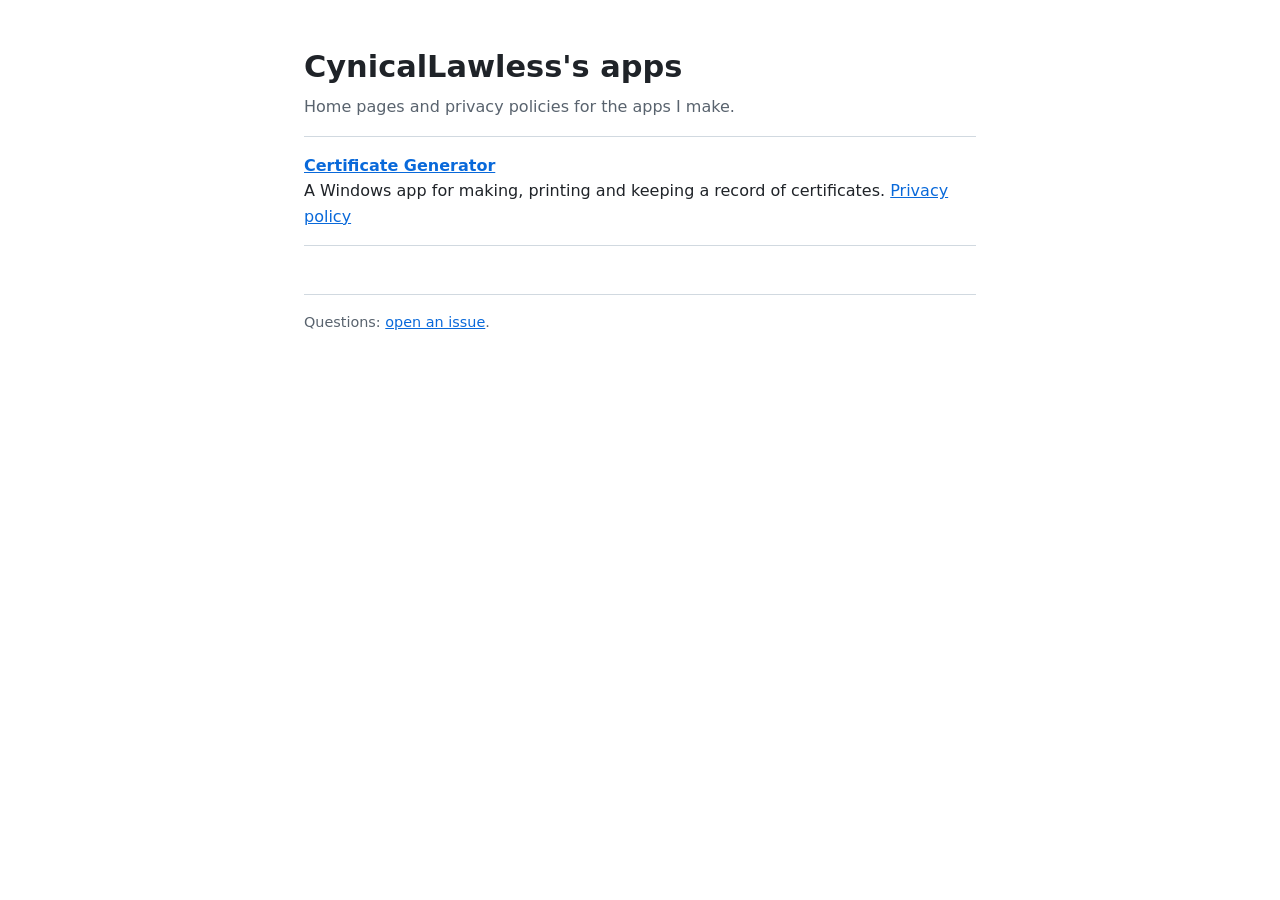
<file: index.html>
<!doctype html>
<html lang="en">
<head>
  <meta charset="utf-8">
  <meta name="viewport" content="width=device-width, initial-scale=1">
  <meta name="google-site-verification" content="p6TUL6K83jCk7d0x5nHz97Ul1tqE0bgMne4xbjYr3_U" />
  <title>CynicalLawless's apps</title>
  <link rel="stylesheet" href="style.css">
</head>
<body>
<main>
  <h1>CynicalLawless's apps</h1>
  <p class="muted">Home pages and privacy policies for the apps I make.</p>

  <ul class="apps">
    <li>
      <strong><a href="certificate-generator/">Certificate Generator</a></strong><br>
      A Windows app for making, printing and keeping a record of certificates.
      <a href="certificate-generator/privacy.html">Privacy policy</a>
    </li>
  </ul>

  <footer class="muted">
    Questions: <a href="https://github.com/CynicalLawless/cynicallawless.github.io/issues">open an issue</a>.
  </footer>
</main>
</body>
</html>
</file>
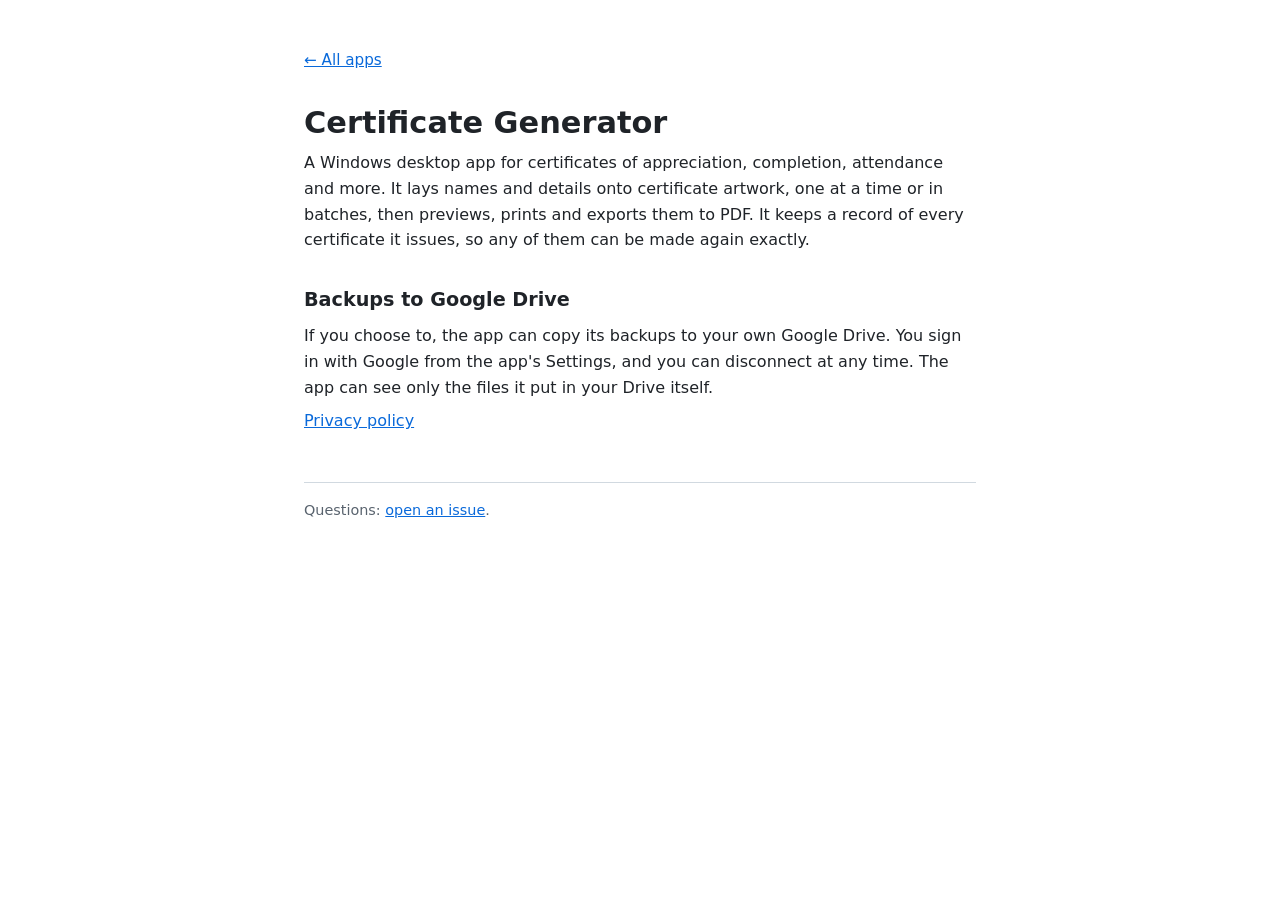
<file: certificate-generator/index.html>
<!doctype html>
<html lang="en">
<head>
  <meta charset="utf-8">
  <meta name="viewport" content="width=device-width, initial-scale=1">
  <title>Certificate Generator</title>
  <link rel="stylesheet" href="../style.css">
</head>
<body>
<main>
  <nav><a href="../">← All apps</a></nav>
  <h1>Certificate Generator</h1>
  <p>
    A Windows desktop app for certificates of appreciation, completion, attendance and more. It lays names and
    details onto certificate artwork, one at a time or in batches, then previews, prints and exports them to PDF.
    It keeps a record of every certificate it issues, so any of them can be made again exactly.
  </p>

  <h2>Backups to Google Drive</h2>
  <p>
    If you choose to, the app can copy its backups to your own Google Drive. You sign in with Google from the app's
    Settings, and you can disconnect at any time. The app can see only the files it put in your Drive itself.
  </p>
  <p><a href="privacy.html">Privacy policy</a></p>

  <footer class="muted">
    Questions: <a href="https://github.com/CynicalLawless/cynicallawless.github.io/issues">open an issue</a>.
  </footer>
</main>
</body>
</html>
</file>
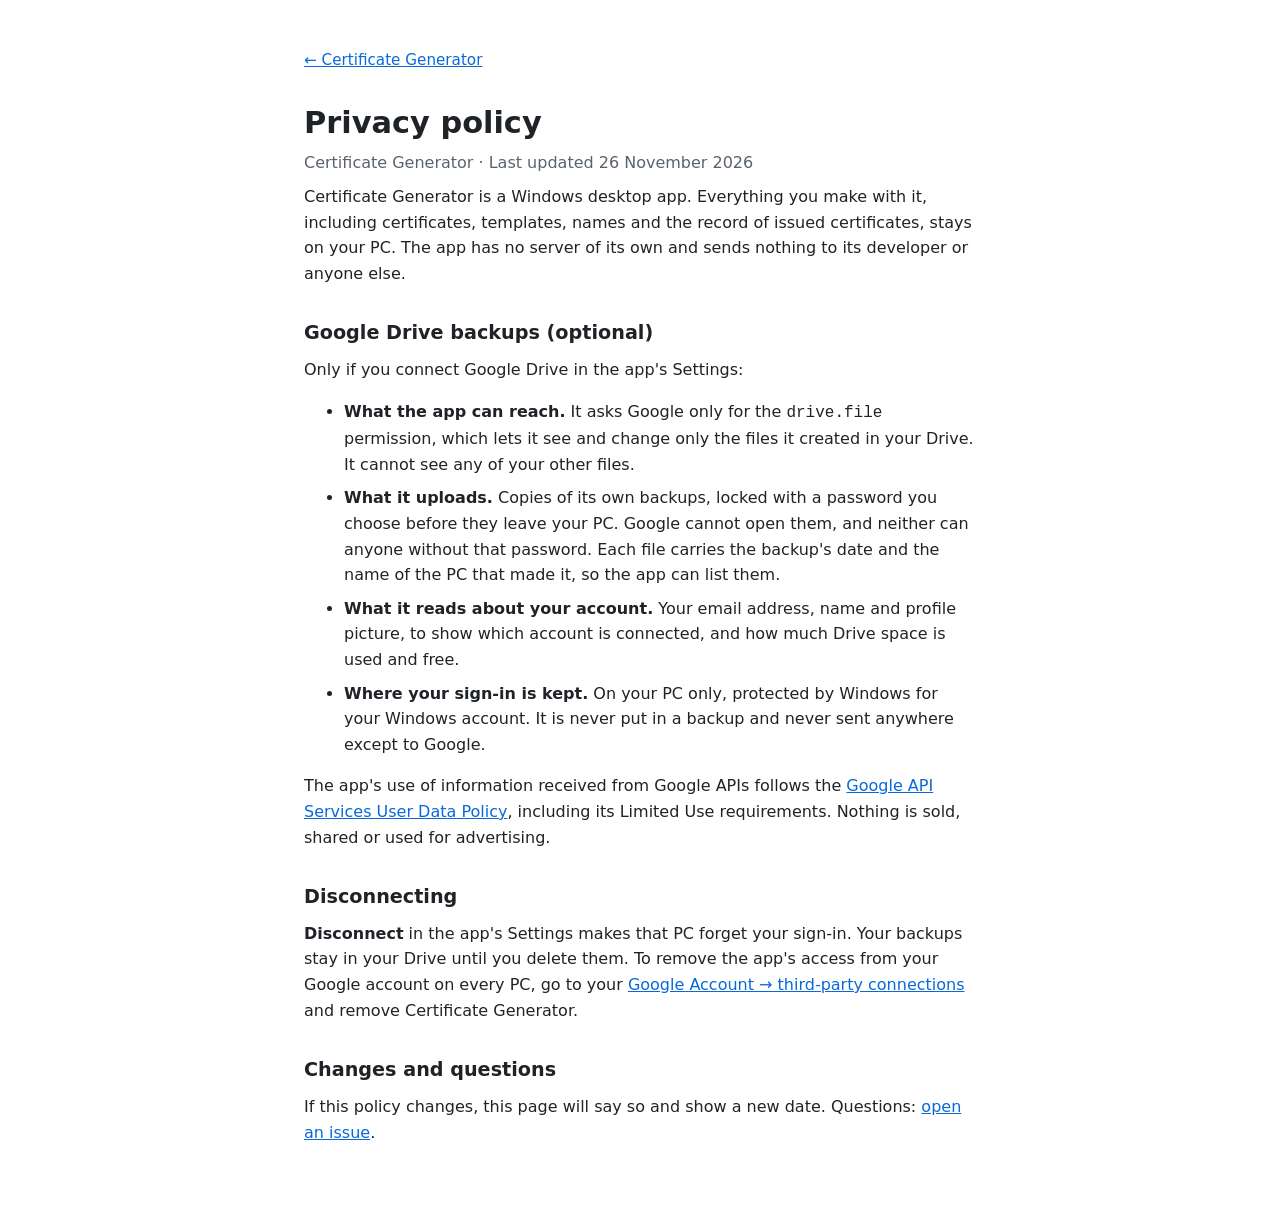
<file: certificate-generator/privacy.html>
<!doctype html>
<html lang="en">
<head>
  <meta charset="utf-8">
  <meta name="viewport" content="width=device-width, initial-scale=1">
  <title>Certificate Generator privacy policy</title>
  <link rel="stylesheet" href="../style.css">
</head>
<body>
<main>
  <nav><a href="./">← Certificate Generator</a></nav>
  <h1>Privacy policy</h1>
  <p class="muted">Certificate Generator · Last updated 26 November 2026</p>

  <p>
    Certificate Generator is a Windows desktop app. Everything you make with it, including certificates, templates,
    names and the record of issued certificates, stays on your PC. The app has no server of its own and sends
    nothing to its developer or anyone else.
  </p>

  <h2>Google Drive backups (optional)</h2>
  <p>Only if you connect Google Drive in the app's Settings:</p>
  <ul>
    <li>
      <strong>What the app can reach.</strong> It asks Google only for the
      <code>drive.file</code> permission, which lets it see and change only the files it created in your Drive. It
      cannot see any of your other files.
    </li>
    <li>
      <strong>What it uploads.</strong> Copies of its own backups, locked with a password you choose before they
      leave your PC. Google cannot open them, and neither can anyone without that password. Each file carries the
      backup's date and the name of the PC that made it, so the app can list them.
    </li>
    <li>
      <strong>What it reads about your account.</strong> Your email address, name and profile picture, to show which
      account is connected, and how much Drive space is used and free.
    </li>
    <li>
      <strong>Where your sign-in is kept.</strong> On your PC only, protected by Windows for your Windows account. It
      is never put in a backup and never sent anywhere except to Google.
    </li>
  </ul>
  <p>
    The app's use of information received from Google APIs follows the
    <a href="https://developers.google.com/terms/api-services-user-data-policy">Google API Services User Data
    Policy</a>, including its Limited Use requirements. Nothing is sold, shared or used for advertising.
  </p>

  <h2>Disconnecting</h2>
  <p>
    <strong>Disconnect</strong> in the app's Settings makes that PC forget your sign-in. Your backups stay in your
    Drive until you delete them. To remove the app's access from your Google account on every PC, go to your
    <a href="https://myaccount.google.com/connections">Google Account → third-party connections</a> and remove
    Certificate Generator.
  </p>

  <h2>Changes and questions</h2>
  <p>
    If this policy changes, this page will say so and show a new date. Questions:
    <a href="https://github.com/CynicalLawless/cynicallawless.github.io/issues">open an issue</a>.
  </p>
</main>
</body>
</html>
</file>
<file: style.css>
:root {
  --bg: #ffffff;
  --text: #1f2328;
  --muted: #59636e;
  --link: #0969da;
  --rule: #d1d9e0;
}
@media (prefers-color-scheme: dark) {
  :root {
    --bg: #0d1117;
    --text: #e6edf3;
    --muted: #9198a1;
    --link: #4493f8;
    --rule: #3d444d;
  }
}
* { box-sizing: border-box; }
body {
  margin: 0;
  background: var(--bg);
  color: var(--text);
  font: 16px/1.6 system-ui, -apple-system, "Segoe UI", Roboto, sans-serif;
}
main { max-width: 44rem; margin: 0 auto; padding: 3rem 1rem 4rem; }
h1 { font-size: 1.9rem; line-height: 1.25; margin: 0 0 .5rem; }
h2 { font-size: 1.2rem; margin: 2rem 0 .5rem; }
p, li { margin: .5rem 0; }
a { color: var(--link); }
.muted { color: var(--muted); }
nav { font-size: .95rem; margin-bottom: 2rem; }
ul.apps { list-style: none; padding: 0; }
ul.apps li { border-top: 1px solid var(--rule); padding: 1rem 0; }
ul.apps li:last-child { border-bottom: 1px solid var(--rule); }
footer { margin-top: 3rem; padding-top: 1rem; border-top: 1px solid var(--rule); font-size: .9rem; }
</file>
